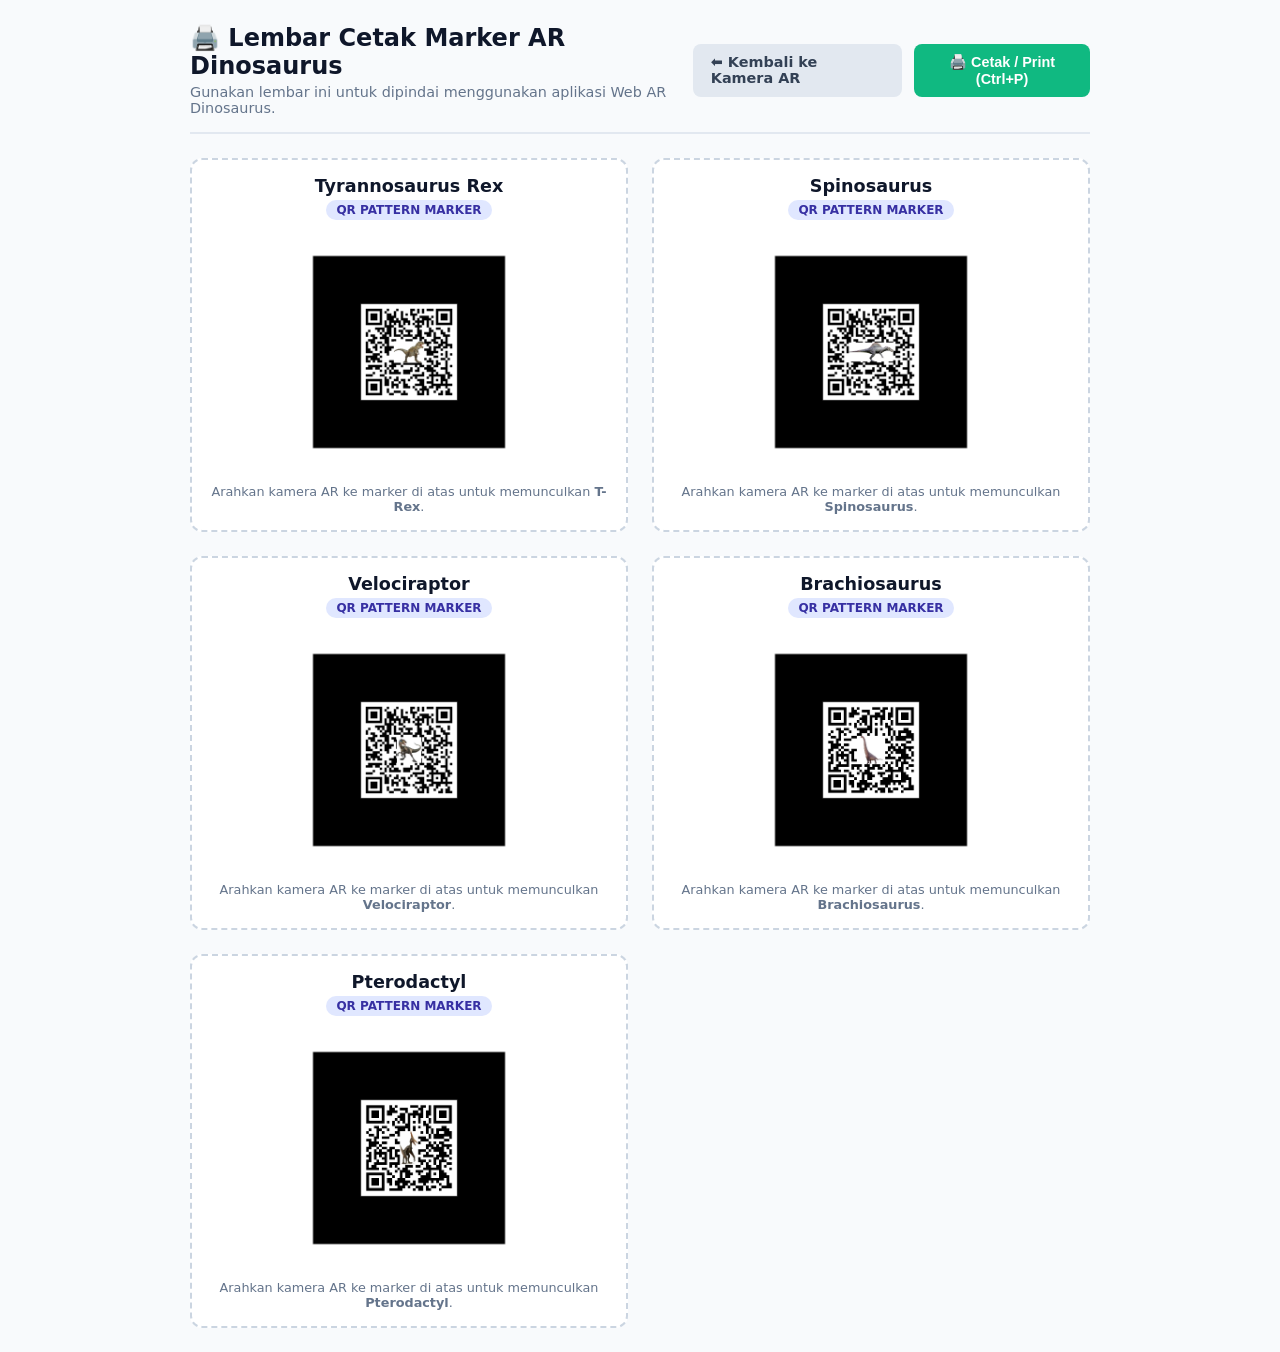
<file: print-markers.html>
<!DOCTYPE html>
<html lang="id">
<head>
  <meta charset="UTF-8" />
  <meta name="viewport" content="width=device-width, initial-scale=1.0" />
  <title>Cetak Marker AR Dinosaurus</title>
  <style>
    :root {
      --primary: #10b981;
      --text: #1e293b;
      --bg: #f8fafc;
    }
    *, *::before, *::after {
      box-sizing: border-box;
      margin: 0;
      padding: 0;
    }
    body {
      font-family: system-ui, -apple-system, sans-serif;
      background: var(--bg);
      color: var(--text);
      padding: 24px;
    }
    .container {
      max-width: 900px;
      margin: 0 auto;
    }
    header {
      display: flex;
      justify-content: space-between;
      align-items: center;
      margin-bottom: 24px;
      padding-bottom: 16px;
      border-bottom: 2px solid #e2e8f0;
    }
    h1 {
      font-size: 1.5rem;
      color: #0f172a;
    }
    p.subtitle {
      font-size: 0.9rem;
      color: #64748b;
      margin-top: 4px;
    }
    .header-actions {
      display: flex;
      gap: 12px;
    }
    .btn {
      display: inline-flex;
      align-items: center;
      gap: 8px;
      padding: 10px 18px;
      border-radius: 8px;
      font-weight: 600;
      font-size: 0.9rem;
      cursor: pointer;
      text-decoration: none;
      border: none;
      transition: all 0.2s;
    }
    .btn-primary {
      background: var(--primary);
      color: white;
    }
    .btn-primary:hover {
      background: #059669;
    }
    .btn-secondary {
      background: #e2e8f0;
      color: #334155;
    }
    .btn-secondary:hover {
      background: #cbd5e1;
    }
    .marker-grid {
      display: grid;
      grid-template-columns: repeat(2, 1fr);
      gap: 24px;
    }
    .marker-card {
      background: white;
      border: 2px dashed #cbd5e1;
      border-radius: 12px;
      padding: 16px;
      display: flex;
      flex-direction: column;
      align-items: center;
      page-break-inside: avoid;
    }
    .marker-card h2 {
      font-size: 1.1rem;
      margin-bottom: 4px;
      color: #0f172a;
    }
    .marker-tag {
      font-size: 0.75rem;
      font-weight: 700;
      text-transform: uppercase;
      background: #e0e7ff;
      color: #3730a3;
      padding: 3px 10px;
      border-radius: 9999px;
      margin-bottom: 12px;
    }
    .marker-img-wrap {
      width: 240px;
      height: 240px;
      display: flex;
      align-items: center;
      justify-content: center;
      margin-bottom: 12px;
    }
    .marker-img-wrap img {
      width: 100%;
      height: 100%;
      object-fit: contain;
    }
    .marker-card p {
      font-size: 0.8rem;
      color: #64748b;
      text-align: center;
    }

    /* Print styles */
    @media print {
      body {
        background: white;
        padding: 0;
      }
      .header-actions, .no-print {
        display: none !important;
      }
      header {
        border-bottom: none;
        margin-bottom: 10px;
      }
      .marker-grid {
        gap: 16px;
      }
      .marker-card {
        border: 1px dashed #94a3b8;
        padding: 12px;
      }
      .marker-img-wrap {
        width: 220px;
        height: 220px;
      }
    }
  </style>
</head>
<body>
  <div class="container">
    <header>
      <div>
        <h1>🖨️ Lembar Cetak Marker AR Dinosaurus</h1>
        <p class="subtitle">Gunakan lembar ini untuk dipindai menggunakan aplikasi Web AR Dinosaurus.</p>
      </div>
      <div class="header-actions">
        <a href="index.html" class="btn btn-secondary">⬅ Kembali ke Kamera AR</a>
        <button onclick="window.print()" class="btn btn-primary">🖨️ Cetak / Print (Ctrl+P)</button>
      </div>
    </header>

    <div class="marker-grid">
      <!-- Marker 1: T-Rex -->
      <div class="marker-card">
        <h2>Tyrannosaurus Rex</h2>
        <span class="marker-tag">QR Pattern Marker</span>
        <div class="marker-img-wrap">
          <img src="assets/qr/pattern-T-rex%20qr-code.png" alt="Marker T-Rex" />
        </div>
        <p>Arahkan kamera AR ke marker di atas untuk memunculkan <strong>T-Rex</strong>.</p>
      </div>

      <!-- Marker 2: Spinosaurus -->
      <div class="marker-card">
        <h2>Spinosaurus</h2>
        <span class="marker-tag">QR Pattern Marker</span>
        <div class="marker-img-wrap">
          <img src="assets/qr/pattern-Spinosaurus%20qr-code.png" alt="Marker Spinosaurus" />
        </div>
        <p>Arahkan kamera AR ke marker di atas untuk memunculkan <strong>Spinosaurus</strong>.</p>
      </div>

      <!-- Marker 3: Velociraptor -->
      <div class="marker-card">
        <h2>Velociraptor</h2>
        <span class="marker-tag">QR Pattern Marker</span>
        <div class="marker-img-wrap">
          <img src="assets/qr/pattern-velociraptor%20qr-code.png" alt="Marker Velociraptor" />
        </div>
        <p>Arahkan kamera AR ke marker di atas untuk memunculkan <strong>Velociraptor</strong>.</p>
      </div>

      <!-- Marker 4: Brachiosaurus -->
      <div class="marker-card">
        <h2>Brachiosaurus</h2>
        <span class="marker-tag">QR Pattern Marker</span>
        <div class="marker-img-wrap">
          <img src="assets/qr/pattern-brachi%20qr-code.png" alt="Marker Brachiosaurus" />
        </div>
        <p>Arahkan kamera AR ke marker di atas untuk memunculkan <strong>Brachiosaurus</strong>.</p>
      </div>

      <!-- Marker 5: Pterodactyl -->
      <div class="marker-card">
        <h2>Pterodactyl</h2>
        <span class="marker-tag">QR Pattern Marker</span>
        <div class="marker-img-wrap">
          <img src="assets/qr/pattern-ptero%20qr-code.png" alt="Marker Pterodactyl" />
        </div>
        <p>Arahkan kamera AR ke marker di atas untuk memunculkan <strong>Pterodactyl</strong>.</p>
      </div>
    </div>
  </div>
</body>
</html>
</file>
